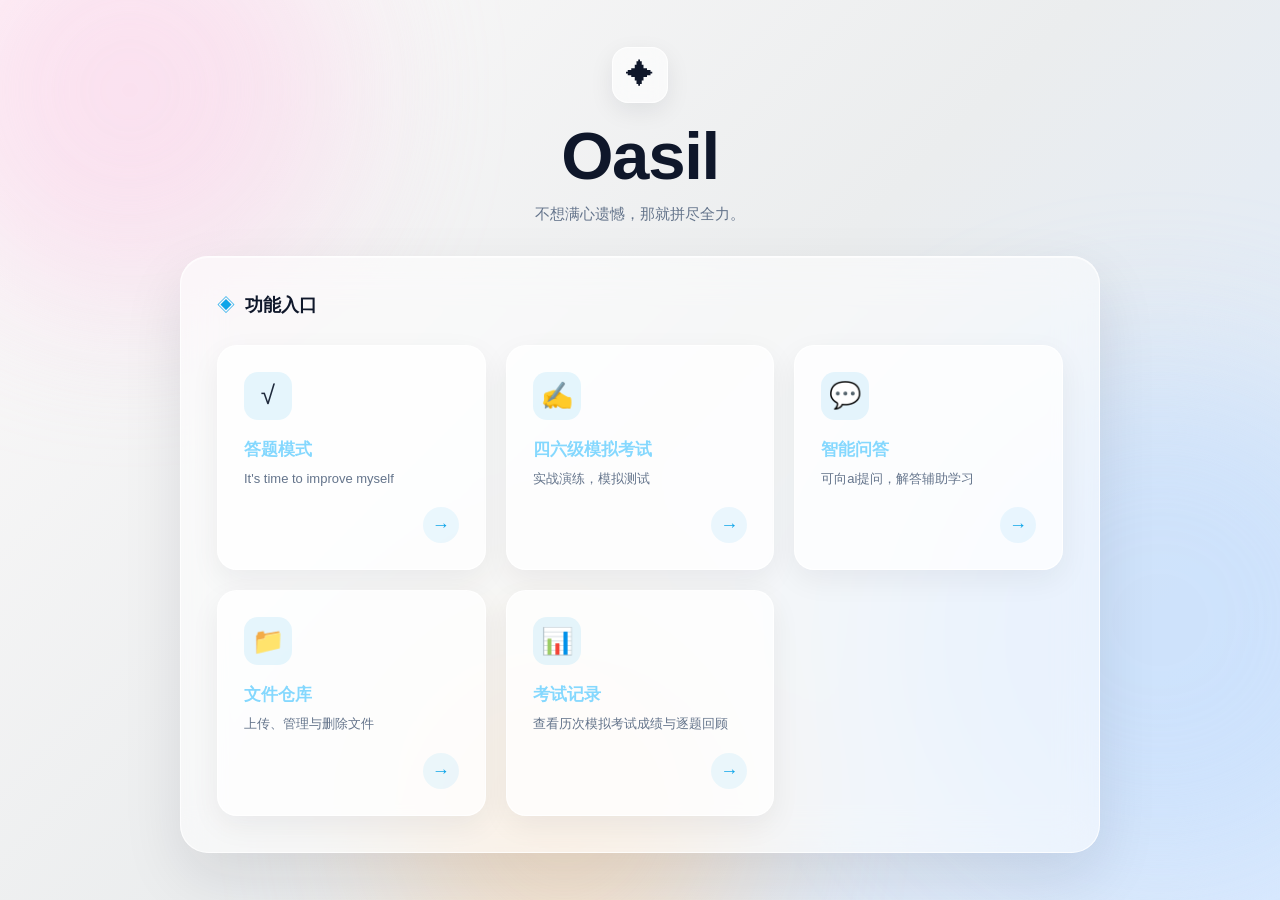
<file: oasilplatform/src/main/resources/static/menu.html>
<!DOCTYPE html>
<html lang="zh-CN">
<head>
    <meta charset="UTF-8">
    <meta name="viewport" content="width=device-width, initial-scale=1.0">
    <title>Oasil✦</title>
    <link rel="stylesheet" href="css/style.css">
</head>
<body class="menu-page">
    <div class="menu-bg" aria-hidden="true">
        <div class="blob blob-1"></div>
        <div class="blob blob-2"></div>
        <div class="blob blob-3"></div>
    </div>
    <!-- <img src="..image/whale.jpg" class="jpg-whale"> --> 
        <main class="menu-container">
        <!-- <img class="menu-pic" src="image/whale.jpg" alt="图标展示">  -->
        <header class="menu-brand">
            <div class="menu-logo" aria-hidden="true">
                ✦
            </div>
            <h1 class="menu-title-text">Oasil</h1>
            <p class="menu-subtitle">不想满心遗憾，那就拼尽全力。</p>
        </header>

        <section class="menu-panel">
            <div class="menu-panel-header">
                <span class="menu-panel-icon" aria-hidden="true">◈</span>
                <h2>功能入口</h2>
            </div>

            <div class="menu-grid">
                <a class="menu-card" href="qa.html">
                    <div class="menu-card-icon" aria-hidden="true">√</div>
                    <div class="menu-card-body">
                        <h3>答题模式</h3>
                        <p>It's time to improve myself</p>
                    </div>
                    <span class="menu-card-arrow" aria-hidden="true">→</span>
                </a>

                <a class="menu-card" href="test.html">
                    <div class="menu-card-icon" aria-hidden="true">✍</div>
                    <div class="menu-card-body">
                        <h3>四六级模拟考试</h3>
                        <p>实战演练，模拟测试</p>
                    </div>
                    <span class="menu-card-arrow" aria-hidden="true">→</span>
                </a>

                <a class="menu-card" href="index.html">
                    <div class="menu-card-icon" aria-hidden="true">💬</div>
                    <div class="menu-card-body">
                        <h3>智能问答</h3>
                        <p>可向ai提问，解答辅助学习</p>
                    </div>
                    <span class="menu-card-arrow" aria-hidden="true">→</span>
                </a>

                <a class="menu-card" href="repository.html">
                    <div class="menu-card-icon" aria-hidden="true">📁</div>
                    <div class="menu-card-body">
                        <h3>文件仓库</h3>
                        <p>上传、管理与删除文件</p>
                    </div>
                    <span class="menu-card-arrow" aria-hidden="true">→</span>
                </a>

                <a class="menu-card" href="logs.html">
                    <div class="menu-card-icon" aria-hidden="true">📊</div>
                    <div class="menu-card-body">
                        <h3>考试记录</h3>
                        <p>查看历次模拟考试成绩与逐题回顾</p>
                    </div>
                    <span class="menu-card-arrow" aria-hidden="true">→</span>
                </a>
            </div>
        </section>
    </main>


</body>
</html>
</file>
<file: oasilplatform/src/main/resources/static/css/style.css>
﻿/* ============================================================
   Spring AI 智能助手 —— 全局样式（纯 HTML 版本，无构建步骤）
   页面：index.html（智能问答）/ repository.html（文件仓库）/ logs.html（日志统计）
   ============================================================ */

/* ===== 基础 ===== */
* {
  margin: 0;
  padding: 0;
  box-sizing: border-box;
}

body {
  font-family: "Microsoft YaHei", "PingFang SC", -apple-system, BlinkMacSystemFont, sans-serif;
  /* 与 menu.html 的浅色玻璃拟态背景保持一致（页面内的深色组件继续浮在上面） */
  background: linear-gradient(135deg, #fdfbfb 0%, #ebedee 50%, #dbeafe 100%);
  color: #1e293b;
  min-height: 100vh;
}
/* body {
  position: relative;
  min-height: 100vh;
  display: flex;
  align-items: center;
  justify-content: center;
  padding: 40px 20px;
  overflow: hidden;
  background: linear-gradient(135deg, #fdfbfb 0%, #ebedee 50%, #dbeafe 100%);
  color: #1e293b;
  font-family: "Microsoft YaHei", "PingFang SC", -apple-system, BlinkMacSystemFont, sans-serif;
} */

button {
  font-family: inherit;
}

a {
  text-decoration: none;
}

/* hidden 属性必须能压过组件自己的 display（如 flex / grid），
   否则 <div class="xxx" hidden> 里 .xxx { display: flex } 会把 hidden 覆盖掉，
   元素会一直显示、并且 JS 把 hidden 设回去也无效。 */
[hidden] {
  display: none !important;
}

/* ===== 顶部栏（三个页面共用）—— 浅色玻璃拟态风格，与 menu.html 整体协调 ===== */
.app-header {
  background: rgba(255, 255, 255, 0.72);
  border-bottom: 1px solid rgba(15, 23, 42, 0.08);
  padding: 14px 24px;
  display: flex;
  align-items: center;
  justify-content: space-between;
  gap: 16px;
  flex-wrap: wrap;
  box-shadow: 0 8px 24px rgba(15, 23, 42, 0.06);
  backdrop-filter: blur(14px);
  -webkit-backdrop-filter: blur(14px);
}

.app-header .title {
  color: #0f172a;
  font-size: 16px;
  font-weight: 600;
}

.app-header .right {
  display: flex;
  align-items: center;
  gap: 10px;
}

/* 顶部导航链接按钮 —— 浅色风格（与 menu.html 浅色背景协调） */
.nav-btn {
  color: #0369a1;
  background: rgba(255, 255, 255, 0.65);
  font-size: 13px;
  border: 1px solid rgba(15, 23, 42, 0.15);
  padding: 6px 14px;
  border-radius: 6px;
  transition: all 0.2s;
}

.nav-btn:hover {
  border-color: #0ea5e9;
  color: #0c4a6e;
}

.nav-btn.active {
  background: #1d4ed8;
  border-color: #1d4ed8;
  color: #fff;
}

/* 空状态 / 表格通用 */
.empty {
  color: #64748b;
  font-size: 13px;
  padding: 28px;
  text-align: center;
}

/* ============================================================
   智能问答页（index.html）
   ============================================================ */
.chat-page {
  position: relative;
  min-height: 100vh;
  display: flex;
  flex-direction: column;
  /* 与 menu.html 一致：浅色玻璃渐变背景 */
  background: linear-gradient(135deg, #fdfbfb 0%, #ebedee 50%, #dbeafe 100%);
  color: #1e293b;
}

.chat-container {
  flex: 1;
  max-width: 860px;
  width: 100%;
  margin: 0 auto;
  padding: 24px;
  display: flex;
  flex-direction: column;
  min-height: 0;
  overflow: hidden;
}

.messages {
  flex: 1;
  overflow-y: auto;
  padding: 16px 8px;
}

.messages::-webkit-scrollbar {
  width: 6px;
}

.messages::-webkit-scrollbar-thumb {
  background: #334155;
  border-radius: 3px;
}

.msg {
  display: flex;
  margin-bottom: 20px;
}

.msg.user {
  flex-direction: row-reverse;
}

.msg .bubble {
  max-width: 75%;
  padding: 12px 16px;
  border-radius: 12px;
  font-size: 14px;
  line-height: 1.7;
  white-space: pre-wrap;
  word-break: break-word;
}

.msg.user .bubble {
  background: #1d4ed8;
  color: #fff;
  border-top-right-radius: 4px;
}

.msg.ai .bubble {
  background: #1e293b;
  color: #e2e8f0;
  border: 1px solid #334155;
  border-top-left-radius: 4px;
}

.msg.ai .bubble.loading::after {
  content: '';
  display: inline-block;
  width: 1em;
  animation: dots 1.2s steps(4) infinite;
}

@keyframes dots {
  0% { content: ''; }
  25% { content: '.'; }
  50% { content: '..'; }
  75% { content: '...'; }
}

.input-area {
  display: flex;
  gap: 12px;
  padding: 16px 8px;
  border-top: 1px solid #1e293b;
}

.input-area textarea {
  flex: 1;
  padding: 12px 14px;
  background: #1e293b;
  border: 1px solid #334155;
  border-radius: 10px;
  color: #e2e8f0;
  font-size: 14px;
  font-family: inherit;
  resize: none;
  outline: none;
  min-height: 46px;
  max-height: 120px;
  line-height: 1.5;
}

.input-area textarea:focus {
  border-color: #0d9488;
}

.send-btn {
  padding: 0 28px;
  background: linear-gradient(135deg, #0d9488, #06b6d4);
  border: none;
  border-radius: 10px;
  color: #fff;
  font-size: 15px;
  font-weight: 600;
  cursor: pointer;
  transition: opacity 0.2s;
}

.send-btn:hover {
  opacity: 0.9;
}

.send-btn:disabled {
  opacity: 0.5;
  cursor: not-allowed;
}

.welcome {
  text-align: center;
  color: #64748b;
  font-size: 13px;
  margin: 40px 0;
  line-height: 1.9;
}

/* ============================================================
   文件仓库页（repository.html）
   ============================================================ */
.repo-page {
  position: relative;
  min-height: 100vh;
  /* 与 menu.html 一致：浅色玻璃渐变背景 */
  background: linear-gradient(135deg, #fdfbfb 0%, #ebedee 50%, #dbeafe 100%);
  color: #1e293b;
  padding-bottom: 40px;
}

.container {
  max-width: 1000px;
  margin: 0 auto;
  padding: 24px;
}

.dropzone {
  background: #1e293b;
  border: 2px dashed #334155;
  border-radius: 12px;
  padding: 36px 20px;
  text-align: center;
  cursor: pointer;
  transition: all 0.2s;
}

.dropzone:hover,
.dropzone.dragging {
  border-color: #0d9488;
  background: #162033;
}

.dz-icon {
  font-size: 30px;
}

.dz-title {
  font-size: 15px;
  color: #e2e8f0;
  margin-top: 8px;
}

.dz-hint {
  font-size: 12px;
  color: #64748b;
  margin-top: 6px;
}

.hidden-input {
  display: none;
}

.uploading-list {
  margin-top: 16px;
  display: flex;
  flex-direction: column;
  gap: 8px;
}

.uploading-item {
  display: flex;
  align-items: center;
  gap: 12px;
  background: #1e293b;
  border: 1px solid #334155;
  border-radius: 8px;
  padding: 10px 14px;
}

.u-name {
  width: 220px;
  font-size: 13px;
  color: #cbd5e1;
  white-space: nowrap;
  overflow: hidden;
  text-overflow: ellipsis;
}

.u-bar {
  flex: 1;
  height: 6px;
  background: #334155;
  border-radius: 3px;
  overflow: hidden;
}

.u-fill {
  height: 100%;
  width: 0;
  background: linear-gradient(90deg, #0d9488, #06b6d4);
  border-radius: 3px;
  transition: width 0.2s;
}

.u-fill.error {
  background: #f87171;
}

.u-status {
  width: 48px;
  text-align: right;
  font-size: 12px;
  color: #34d399;
}

.u-status.error {
  color: #f87171;
}

.toolbar {
  display: flex;
  align-items: center;
  justify-content: space-between;
  margin: 24px 0 12px;
  gap: 12px;
  flex-wrap: wrap;
}

.count {
  color: #94a3b8;
  font-size: 13px;
}

.filters {
  display: flex;
  gap: 8px;
}

.search,
.select {
  background: #1e293b;
  border: 1px solid #334155;
  color: #e2e8f0;
  border-radius: 8px;
  padding: 8px 12px;
  font-size: 13px;
  outline: none;
}

.search:focus,
.select:focus {
  border-color: #0d9488;
}

.file-table {
  background: #1e293b;
  border: 1px solid #334155;
  border-radius: 10px;
  overflow: hidden;
  font-size: 13px;
}

.thead,
.trow {
  display: grid;
  grid-template-columns: 1fr 72px 90px 110px 160px 120px;
  gap: 8px;
  align-items: center;
  padding: 12px 14px;
}

.thead {
  background: #334155;
  color: #cbd5e1;
  font-weight: 600;
}

.trow {
  border-top: 1px solid #293548;
}

.trow:hover {
  background: #162033;
}

.fname {
  display: flex;
  align-items: center;
  gap: 8px;
  min-width: 0;
}

.f-icon {
  flex-shrink: 0;
}

.f-text {
  overflow: hidden;
  text-overflow: ellipsis;
  white-space: nowrap;
  color: #e2e8f0;
}

.col-size,
.col-time,
.col-owner {
  color: #94a3b8;
}

.tag {
  display: inline-block;
  padding: 2px 8px;
  border-radius: 999px;
  font-size: 11px;
  background: #334155;
  color: #cbd5e1;
}

.tag.word { background: #1d4ed8; color: #dbeafe; }
.tag.excel { background: #047857; color: #d1fae5; }
.tag.ppt { background: #b45309; color: #fef3c7; }
.tag.pdf { background: #b91c1c; color: #fee2e2; }
.tag.text { background: #475569; color: #e2e8f0; }
.tag.img { background: #7c3aed; color: #ede9fe; }
.tag.other { background: #334155; color: #cbd5e1; }

.act-btn {
  background: transparent;
  border: 1px solid #334155;
  color: #38bdf8;
  padding: 5px 12px;
  border-radius: 6px;
  font-size: 12px;
  cursor: pointer;
  margin-right: 6px;
  transition: all 0.2s;
}

.act-btn:hover {
  border-color: #38bdf8;
}

.act-btn.danger {
  color: #f87171;
}

.act-btn.danger:hover {
  border-color: #f87171;
}

/* ============================================================
   日志统计页（logs.html）
   ============================================================ */
.logs-page {
  position: relative;
  min-height: 100vh;
  /* 与 menu.html 一致：浅色玻璃渐变背景 */
  background: linear-gradient(135deg, #fdfbfb 0%, #ebedee 50%, #dbeafe 100%);
  color: #1e293b;
  padding-bottom: 40px;
}

.logs-page h2 {
  font-size: 15px;
  color: #94a3b8;
  margin: 28px 0 12px;
  font-weight: 600;
}

.stats {
  display: grid;
  grid-template-columns: repeat(auto-fit, minmax(180px, 1fr));
  gap: 14px;
}

.stat-card {
  background: #1e293b;
  border: 1px solid #334155;
  border-radius: 10px;
  padding: 18px 20px;
}

.stat-card .num {
  font-size: 28px;
  font-weight: 700;
}

.stat-card .label {
  font-size: 13px;
  color: #94a3b8;
  margin-top: 4px;
}

.stat-card.warn .num { color: #f87171; }
.stat-card.ok .num { color: #34d399; }
.stat-card.blue .num { color: #38bdf8; }
.stat-card.time .num { color: #dbeafe; }

.tab-bar {
  display: flex;
  gap: 10px;
  margin: 24px 0 4px;
}

.tab {
  padding: 8px 18px;
  background: #1e293b;
  color: #94a3b8;
  border: 1px solid #334155;
  border-radius: 8px;
  font-size: 13px;
  cursor: pointer;
  transition: all 0.2s;
}

.tab:hover {
  color: #e2e8f0;
  border-color: #38bdf8;
}

.tab.active {
  background: #1d4ed8;
  color: #fff;
  border-color: #1d4ed8;
}

.logs-page table {
  width: 100%;
  border-collapse: collapse;
  background: #1e293b;
  border-radius: 10px;
  overflow: hidden;
  font-size: 13px;
  table-layout: fixed;
}

.logs-page th {
  background: #334155;
  color: #cbd5e1;
  text-align: left;
  padding: 10px 14px;
  font-weight: 600;
}

.logs-page td {
  padding: 10px 14px;
  border-top: 1px solid #293548;
  vertical-align: top;
  word-break: break-word;
}

.logs-page td.q {
  color: #fbbf24;
}

.logs-page td.ans {
  color: #94a3b8;
  white-space: pre-wrap;
}

.logs-page .tag {
  display: inline-block;
  padding: 2px 10px;
  border-radius: 999px;
  font-size: 12px;
  background: #7f1d1d;
  color: #fecaca;
}

.logs-page .tag.ok {
  background: #064e3b;
  color: #a7f3d0;
}

/* ============================================================
   主页（menu.html）
   ============================================================ */
.menu-title .menu-text {
    font-size: clamp(2.45rem, 5.2vw, 4.35rem);
    font-weight: 800;
    color: #fff;
}

.nav-button {

    color: #38bdf8;
    font-size: 13px;
    border: 1px solid #334155;
    padding: 6px 14px;
    border-radius: 6px;
    transition: all 0.2s;
}

.nav-button:hover {
  border-color: #38bdf8;
  background-color: #fff;
}

.nav-button.active {
  background: #1d4ed8;
  border-color: #1d4ed8;
  color: #fff;
}

.jpg-whale {
  width: 200px;
  height: 200px;
  background-image: url('image/whale.jpg');
  background-size: contain;      /* 自适应大小 */
  background-repeat: no-repeat;  /* 不重复 */
  background-position: left top;
}

/* 本地仓库还没有文件时，由 js/menu-upload-hint.js 动态插入的提示 + 按钮 */
.upload-hint {
  max-width: 720px;
  margin: 48px auto;
  padding: 28px 24px;
  background: #1e293b;
  border: 1px solid #334155;
  border-radius: 12px;
  text-align: center;
}

.upload-hint-text {
  color: #94a3b8;
  font-size: 14px;
  line-height: 1.8;
}

.upload-hint-btn {
  display: inline-block;
  margin-top: 16px;
  padding: 11px 28px;
  background: linear-gradient(135deg, #0d9488, #06b6d4);
  border-radius: 8px;
  color: #fff;
  font-size: 15px;
  font-weight: 600;
  transition: opacity 0.2s;
}

.upload-hint-btn:hover {
  opacity: 0.9;
}

/* 表格列宽 */
.col-id { width: 56px; }
.col-user { width: 90px; }
.col-hits { width: 100px; }
.col-time { width: 160px; }
.col-q { width: 340px; }

/* ============================================================
   主页菜单（menu.html）—— 玻璃拟态风格
   仅作用于 body.menu-page，不影响其它页面
   ============================================================ */
.menu-page {
  position: relative;
  min-height: 100vh;
  display: flex;
  align-items: center;
  justify-content: center;
  padding: 40px 20px;
  overflow: hidden;
  background: linear-gradient(135deg, #fdfbfb 0%, #ebedee 50%, #dbeafe 100%);
  color: #1e293b;
  font-family: "Microsoft YaHei", "PingFang SC", -apple-system, BlinkMacSystemFont, sans-serif;
}

/* 背景装饰光斑 */
.menu-bg {
  position: fixed;
  inset: 0;
  z-index: 0;
  pointer-events: none;
  overflow: hidden;
}

.blob {
  position: absolute;
  border-radius: 50%;
  filter: blur(80px);
  opacity: 0.55;
}

.blob-1 {
  width: 420px;
  height: 420px;
  top: -120px;
  left: -80px;
  background: #fbcfe8;
}

.blob-2 {
  width: 520px;
  height: 520px;
  top: 40%;
  right: -140px;
  background: #bfdbfe;
}

.blob-3 {
  width: 360px;
  height: 360px;
  bottom: -100px;
  left: 30%;
  background: #fed7aa;
}

/* 内容容器 */
.menu-container {
  position: relative;
  z-index: 1;
  width: 100%;
  max-width: 920px;
  display: flex;
  flex-direction: column;
  align-items: center;
  gap: 32px;
}

/* 品牌标题区 */
.menu-brand {
  text-align: center;
}

.menu-logo {
  width: 56px;
  height: 56px;
  margin: 0 auto 16px;
  display: flex;
  align-items: center;
  justify-content: center;
  font-size: 28px;
  color: #0f172a;
  background: rgba(255, 255, 255, 0.6);
  border: 1px solid rgba(255, 255, 255, 0.8);
  border-radius: 16px;
  box-shadow: 0 8px 24px rgba(15, 23, 42, 0.08);
  backdrop-filter: blur(8px);
}

.menu-container.menu-logo.menu-pic {
  position: absolute;
  width: 10px;
  height: 10px;
  font-size: 10px;
}

.menu-title-text {
  font-size: clamp(2.8rem, 7vw, 4.2rem);
  font-weight: 800;
  letter-spacing: -0.02em;
  color: #0f172a;
  margin: 0;
  line-height: 1.1;
  text-align: center;
}

.menu-subtitle {
  position: relative;
  margin-top: 12px;
  font-size: 15px;
  color: #64748b;
  font-weight: 400;
}

/* 玻璃面板 */
.menu-panel {
  width: 100%;
  padding: 36px;
  background: rgba(255, 255, 255, 0.55);
  border: 1px solid rgba(255, 255, 255, 0.75);
  border-radius: 28px;
  box-shadow:
    0 24px 60px rgba(15, 23, 42, 0.1),
    inset 0 1px 0 rgba(255, 255, 255, 0.6);
  backdrop-filter: blur(20px);
}

.menu-panel-header {
  display: flex;
  align-items: center;
  gap: 10px;
  margin-bottom: 28px;
}

.menu-panel-icon {
  font-size: 18px;
  color: #0ea5e9;
}

.menu-panel-header h2 {
  font-size: 18px;
  font-weight: 700;
  color: #0f172a;
  margin: 0;
}

/* 入口卡片网格 */
.menu-grid {
  display: grid;
  grid-template-columns: repeat(auto-fit, minmax(220px, 1fr));
  gap: 20px;
}

.menu-card {
  display: flex;
  flex-direction: column;
  gap: 18px;
  padding: 26px;
  background: rgba(255, 255, 255, 0.75);
  border: 1px solid rgba(255, 255, 255, 0.85);
  border-radius: 20px;
  text-decoration: none;
  color: inherit;
  box-shadow: 0 10px 30px rgba(15, 23, 42, 0.06);
  transition: transform 0.25s ease, box-shadow 0.25s ease, background 0.25s ease;
  cursor: pointer;
}

.menu-card:hover {
  transform: translateY(-6px);
  background: rgba(255, 255, 255, 0.95);
  box-shadow: 0 20px 50px rgba(15, 23, 42, 0.12);
}

.menu-card-icon {
  width: 48px;
  height: 48px;
  display: flex;
  align-items: center;
  justify-content: center;
  font-size: 26px;
  background: rgba(14, 165, 233, 0.1);
  border-radius: 14px;
}

.menu-card-body h3 {
  font-size: 17px;
  font-weight: 700;
  color: #85d8fe;
  margin: 0 0 8px;
}

.menu-card-body p {
  font-size: 13px;
  line-height: 1.6;
  color: #64748b;
  margin: 0;
}

.menu-card-arrow {
  align-self: flex-end;
  width: 36px;
  height: 36px;
  display: flex;
  align-items: center;
  justify-content: center;
  font-size: 18px;
  color: #0ea5e9;
  background: rgba(14, 165, 233, 0.08);
  border-radius: 50%;
  transition: background 0.2s ease, color 0.2s ease;
}

.menu-card:hover .menu-card-arrow {
  background: #0ea5e9;
  color: #fff;
}

/* 移动端适配 */
@media (max-width: 640px) {
  .menu-page {
    padding: 24px 16px;
  }

  .menu-panel {
    padding: 24px;
    border-radius: 22px;
  }

  .menu-grid {
    grid-template-columns: 1fr;
  }
}

/* ============================================================
   练习页（qa.html）—— 沿用主页的玻璃拟态浅色风格
   ============================================================ */
.qa-page {
  position: relative;
  z-index: 1;
  min-height: 100vh;
  padding: 0 20px 130px; /* 底部给固定的题号导航留出空间 */
  background: transparent; /* 底色交给 body.qa-body，好让 .menu-bg 的光斑透出来 */
  color: #1e293b;
  font-family: "Microsoft YaHei", "PingFang SC", -apple-system, BlinkMacSystemFont, sans-serif;
}

/* 答题页的浅色底（与主页一致，且不遮挡 .menu-bg 的光斑） */
body.qa-body {
  background: linear-gradient(135deg, #fdfbfb 0%, #ebedee 50%, #dbeafe 100%);
}

.qa-header {
  position: sticky;
  top: 0;
  z-index: 20;
  max-width: 920px;
  margin: 0 auto;
  padding: 16px 20px;
  display: flex;
  align-items: center;
  justify-content: space-between;
  gap: 16px;
  flex-wrap: wrap;
  background: rgba(255, 255, 255, 0.72);
  border: 1px solid rgba(255, 255, 255, 0.85);
  border-top: none;
  border-radius: 0 0 20px 20px;
  box-shadow: 0 10px 30px rgba(15, 23, 42, 0.06);
  backdrop-filter: blur(14px);
}

.qa-header-title {
  font-size: 17px;
  font-weight: 700;
  color: #0f172a;
}

.qa-header-nav {
  display: flex;
  align-items: center;
  gap: 8px;
  flex-wrap: wrap;
}

/* 浅色底上重新给导航按钮配色（其它页面仍是深色底） */
.qa-page .nav-btn {
  color: #0369a1;
  background: rgba(255, 255, 255, 0.6);
  border-color: rgba(15, 23, 42, 0.15);
}

.qa-page .nav-btn:hover {
  border-color: #0ea5e9;
}

.qa-page .nav-btn.active {
  background: #1d4ed8;
  border-color: #1d4ed8;
  color: #fff;
}

.qa-container {
  max-width: 920px;
  margin: 0 auto;
  padding-top: 24px;
}

.qa-panel {
  padding: 26px 28px;
  background: rgba(255, 255, 255, 0.62);
  border: 1px solid rgba(255, 255, 255, 0.8);
  border-radius: 24px;
  box-shadow: 0 18px 44px rgba(15, 23, 42, 0.08), inset 0 1px 0 rgba(255, 255, 255, 0.6);
  backdrop-filter: blur(18px);
}

.qa-panel-header {
  display: flex;
  align-items: center;
  gap: 10px;
  margin-bottom: 14px;
}

.qa-panel-icon {
  font-size: 18px;
  color: #0ea5e9;
}

.qa-panel-header h2 {
  font-size: 18px;
  font-weight: 700;
}

.qa-hint {
  font-size: 14px;
  color: #475569;
  line-height: 1.9;
  margin-bottom: 18px;
}

/* ---- 选择文件 ---- */
.qa-filelist {
  display: flex;
  flex-direction: column;
  gap: 10px;
}

.qa-filecard {
  display: flex;
  align-items: center;
  gap: 14px;
  width: 100%;
  text-align: left;
  padding: 14px 18px;
  background: rgba(255, 255, 255, 0.7);
  border: 1px solid rgba(15, 23, 42, 0.08);
  border-radius: 16px;
  cursor: pointer;
  font-family: inherit;
  transition: all 0.18s ease;
}

.qa-filecard:hover {
  border-color: #0ea5e9;
  transform: translateY(-1px);
  box-shadow: 0 10px 24px rgba(14, 165, 233, 0.12);
}

.qa-filecard-icon {
  font-size: 22px;
}

.qa-filecard-body {
  flex: 1;
  min-width: 0;
  display: flex;
  flex-direction: column;
  gap: 4px;
}

.qa-filecard-name {
  font-size: 15px;
  font-weight: 600;
  color: #0f172a;
  overflow: hidden;
  text-overflow: ellipsis;
  white-space: nowrap;
}

.qa-filecard-meta {
  font-size: 12px;
  color: #64748b;
}

.qa-filecard-arrow {
  flex-shrink: 0;
  font-size: 13px;
  font-weight: 600;
  color: #0ea5e9;
}

.qa-msg {
  margin-top: 14px;
  padding: 14px 16px;
  border-radius: 14px;
  background: rgba(254, 243, 199, 0.8);
  border: 1px solid #fcd34d;
  color: #92400e;
  font-size: 13.5px;
  line-height: 1.8;
}

.qa-picker-tip {
  margin-top: 18px;
  font-size: 12.5px;
  color: #64748b;
  line-height: 1.9;
}

.qa-picker-tip code {
  padding: 1px 6px;
  border-radius: 5px;
  background: rgba(15, 23, 42, 0.06);
  font-size: 12px;
}

/* ---- 顶部信息条 ---- */
.qa-summary {
  display: flex;
  align-items: center;
  justify-content: space-between;
  gap: 16px;
  flex-wrap: wrap;
  margin-bottom: 16px;
}

.qa-filename {
  font-size: 16px;
  font-weight: 700;
  color: #0f172a;
  word-break: break-all;
}

.qa-filemeta {
  margin-top: 4px;
  font-size: 12px;
  color: #64748b;
}

.qa-toolbar {
  display: flex;
  align-items: center;
  gap: 10px;
  flex-wrap: wrap;
}

.qa-progress {
  font-size: 13px;
  font-weight: 600;
  color: #0369a1;
}

.qa-btn {
  padding: 7px 14px;
  border-radius: 8px;
  border: 1px solid rgba(15, 23, 42, 0.15);
  background: rgba(255, 255, 255, 0.8);
  color: #0f172a;
  font-size: 13px;
  font-family: inherit;
  cursor: pointer;
  transition: all 0.18s ease;
}

.qa-btn:hover {
  border-color: #0ea5e9;
  color: #0369a1;
}

.qa-warning {
  margin-bottom: 16px;
  padding: 14px 18px;
  border-radius: 14px;
  background: rgba(254, 226, 226, 0.85);
  border: 1px solid #fca5a5;
  color: #991b1b;
  font-size: 13.5px;
  line-height: 1.8;
}

/* ---- 题目卡片 ---- */
.qa-questions {
  display: flex;
  flex-direction: column;
  gap: 16px;
}

.qa-q {
  padding: 22px 26px;
  background: rgba(255, 255, 255, 0.68);
  border: 1px solid rgba(255, 255, 255, 0.8);
  border-radius: 20px;
  box-shadow: 0 12px 30px rgba(15, 23, 42, 0.06);
  backdrop-filter: blur(14px);
  scroll-margin-top: 90px;
}

.qa-q-head {
  display: flex;
  align-items: center;
  gap: 10px;
  margin-bottom: 10px;
}

.qa-q-no {
  display: inline-flex;
  align-items: center;
  justify-content: center;
  min-width: 30px;
  height: 30px;
  padding: 0 8px;
  border-radius: 10px;
  background: #0f172a;
  color: #fff;
  font-size: 14px;
  font-weight: 700;
}

.qa-tag {
  padding: 3px 10px;
  border-radius: 999px;
  font-size: 12px;
  background: rgba(15, 23, 42, 0.07);
  color: #334155;
}

.qa-tag-choice { background: rgba(29, 78, 216, 0.12); color: #1d4ed8; }
.qa-tag-multi  { background: rgba(124, 58, 237, 0.12); color: #6d28d9; }
.qa-tag-judge  { background: rgba(4, 120, 87, 0.12);  color: #047857; }
.qa-tag-blank  { background: rgba(180, 83, 9, 0.12);  color: #b45309; }
.qa-tag-short  { background: rgba(71, 85, 105, 0.12); color: #475569; }

.qa-q-stem {
  font-size: 15px;
  line-height: 1.9;
  color: #0f172a;
  white-space: pre-wrap;
  word-break: break-word;
}

.qa-q-answer {
  margin-top: 14px;
}

/* ---- 选项（选择题 / 多选题 / 判断题） ---- */
.qa-opts {
  display: flex;
  flex-direction: column;
  gap: 8px;
}

.qa-opt {
  display: flex;
  align-items: center;
  gap: 12px;
  width: 50%;
  text-align: left;
  padding: 5px 11px;
  background: rgba(255, 255, 255, 0.75);
  border: 1px solid rgba(15, 23, 42, 0.1);
  border-radius: 12px;
  cursor: pointer;
  font-family: inherit;
  font-size: 14px;
  color: #1e293b;
  transition: all 0.16s ease;
}

.qa-opt:hover {
  border-color: #0ea5e9;
  background: #fff;
}

.qa-opt.selected {
  border-color: #0ea5e9;
  background: rgba(224, 242, 254, 0.9);
  box-shadow: 0 0 0 2px rgba(14, 165, 233, 0.18);
}

.qa-opt-label {
  display: inline-flex;
  align-items: center;
  justify-content: center;
  width: 24px;
  height: 24px;
  flex-shrink: 0;
  border-radius: 50%;
  background: rgba(15, 23, 42, 0.08);
  font-size: 13px;
  font-weight: 700;
}

.qa-opt.selected .qa-opt-label {
  background: #0ea5e9;
  color: #fff;
}

.qa-opt-text {
  flex: 1;
  line-height: 1.7;
  word-break: break-word;
}

/* 判断题：把选项换成 √ / × 两个大按钮 */
.qa-opts-judge {
  flex-direction: row;
  gap: 14px;
}

.qa-opts-judge .qa-opt {
  flex: 0 0 auto;
  min-width: 120px;
  justify-content: center;
}

.qa-opts-judge .qa-opt-label {
  display: none;
}

.qa-opts-judge .qa-opt-text {
  flex: 0 0 auto;
  font-size: 26px;
  line-height: 1;
  font-weight: 700;
}

/* ---- 填空 / 简答 ---- */
.qa-blanks {
  display: flex;
  flex-direction: column;
  gap: 10px;
}

.qa-blank-row {
  display: flex;
  align-items: center;
  gap: 12px;
}

.qa-blank-tag {
  flex-shrink: 0;
  min-width: 52px;
  font-size: 12.5px;
  color: #64748b;
}

.qa-input {
  flex: 1;
  padding: 10px 14px;
  font-size: 14px;
  font-family: inherit;
  color: #0f172a;
  background: rgba(255, 255, 255, 0.85);
  border: 1px solid rgba(15, 23, 42, 0.12);
  border-radius: 10px;
  outline: none;
  transition: border-color 0.16s ease;
}

.qa-input:focus {
  border-color: #0ea5e9;
  box-shadow: 0 0 0 3px rgba(14, 165, 233, 0.14);
}

.qa-textarea {
  width: 100%;
  padding: 12px 14px;
  font-size: 14px;
  font-family: inherit;
  line-height: 1.8;
  color: #0f172a;
  background: rgba(255, 255, 255, 0.85);
  border: 1px solid rgba(15, 23, 42, 0.12);
  border-radius: 12px;
  outline: none;
  resize: vertical;
}

.qa-textarea:focus {
  border-color: #0ea5e9;
  box-shadow: 0 0 0 3px rgba(14, 165, 233, 0.14);
}

/* ---- 原文预览 ---- */
.qa-preview {
  margin-top: 20px;
}

.qa-preview summary {
  cursor: pointer;
  font-size: 13.5px;
  font-weight: 600;
  color: #0369a1;
}

.qa-preview pre {
  margin-top: 12px;
  max-height: 320px;
  overflow: auto;
  padding: 14px;
  border-radius: 12px;
  background: rgba(15, 23, 42, 0.05);
  font-size: 12.5px;
  line-height: 1.8;
  white-space: pre-wrap;
  word-break: break-word;
  color: #334155;
}

/* ---- 底部题号导航 ---- */
.qa-nav {
  position: fixed;
  left: 0;
  right: 0;
  bottom: 0;
  z-index: 30;
  padding: 10px 20px 12px;
  background: rgba(255, 255, 255, 0.82);
  border-top: 1px solid rgba(15, 23, 42, 0.08);
  box-shadow: 0 -8px 30px rgba(15, 23, 42, 0.08);
  backdrop-filter: blur(16px);
}

.qa-nav-inner {
  max-width: 920px;
  margin: 0 auto;
  display: flex;
  align-items: center;
  gap: 14px;
}

.qa-nav-center {
  flex: 1;
  min-width: 0;
}

.qa-nav-label {
  font-size: 12px;
  color: #64748b;
  margin-bottom: 6px;
}

.qa-nav-numbers {
  display: flex;
  gap: 6px;
  overflow-x: auto;
  padding-bottom: 4px;
}

.qa-nav

.qa-nav-numbers::-webkit-scrollbar {
  height: 6px;
}

.qa-nav-numbers::-webkit-scrollbar-thumb {
  background: rgba(15, 23, 42, 0.18);
  border-radius: 2px;
}

.qa-nav-no {
  flex: 0 0 auto;
  width: 32px;
  height: 32px;
  border-radius: 9px;
  border: 1px solid rgba(15, 23, 42, 0.12);
  background: rgba(255, 255, 255, 0.9);
  color: #334155;
  font-size: 13px;
  font-weight: 600;
  font-family: inherit;
  cursor: pointer;
  transition: all 0.16s ease;
}

.qa-nav-no:hover {
  border-color: #0ea5e9;
  color: #0369a1;
}

.qa-nav-no.answered {
  background: #0ea5e9;
  border-color: #0ea5e9;
  color: #fff;
}

.qa-nav-no.current {
  outline: 2px solid #0f172a;
  outline-offset: 1px;
}

.qa-nav-step {
  flex: 0 0 auto;
  padding: 9px 14px;
  border-radius: 10px;
  border: 1px solid rgba(15, 23, 42, 0.15);
  background: rgba(255, 255, 255, 0.9);
  color: #0f172a;
  font-size: 13px;
  font-family: inherit;
  cursor: pointer;
}

.qa-nav-step:hover {
  border-color: #0ea5e9;
  color: #0369a1;
}

@media (max-width: 640px) {
  .qa-opts-judge {
    flex-direction: column;
  }

  .qa-opts-judge .qa-opt {
    width: 100%;
  }

  .qa-nav-step {
    display: none;
  }
}

/* ============================================================
   四六级模拟考试页（test.html）
   ============================================================ */
.test-page {
  position: relative;
  min-height: 100vh;
  display: flex;
  flex-direction: column;
  background: linear-gradient(135deg, #fdfbfb 0%, #ebedee 50%, #dbeafe 100%);
  color: #1e293b;
}

.exam-wrap {
  position: relative;
  z-index: 1;
  width: 100%;
  max-width: 1500px;
  margin: 0 auto;
  padding: 20px 20px 120px;
}

/* ==================== 选卷 ==================== */
.exam-panel {
  max-width: 920px;
  margin: 0 auto;
  padding: 28px 30px;
  background: rgba(255, 255, 255, 0.62);
  border: 1px solid rgba(255, 255, 255, 0.8);
  border-radius: 24px;
  box-shadow: 0 18px 44px rgba(15, 23, 42, 0.08), inset 0 1px 0 rgba(255, 255, 255, 0.6);
  backdrop-filter: blur(18px);
}

.exam-panel-header {
  display: flex;
  align-items: center;
  gap: 10px;
  margin-bottom: 14px;
}

.exam-panel-icon {
  font-size: 18px;
  color: #0ea5e9;
}

.exam-panel-header h2 {
  font-size: 18px;
  font-weight: 700;
  color: #0f172a;
}

.exam-hint {
  font-size: 14px;
  color: #475569;
  line-height: 1.9;
  margin-bottom: 18px;
}

.exam-panel-back-btn {
  font-size: 14px;
  background: rgba(255, 255, 255, 0.75);
  box-shadow: rgba(15, 23, 42, 0.1);
}

.level-grid {
  display: grid;
  grid-template-columns: repeat(auto-fit, minmax(220px, 1fr));
  gap: 16px;
}

.level-card {
  display: flex;
  flex-direction: column;
  gap: 8px;
  padding: 22px 24px;
  background: rgba(255, 255, 255, 0.75);
  border: 1px solid rgba(15, 23, 42, 0.1);
  border-radius: 16px;
  cursor: pointer;
  font-family: inherit;
  text-align: left;
  transition: all 0.18s ease;
}

.level-card:hover {
  border-color: #0ea5e9;
  transform: translateY(-2px);
  box-shadow: 0 12px 28px rgba(14, 165, 233, 0.14);
}

.level-name {
  font-size: 19px;
  font-weight: 700;
  color: #0f172a;
}

.level-count {
  font-size: 13px;
  color: #64748b;
}

/* 试卷列表：一行放两个月份 */
.paper-list {
  display: grid;
  grid-template-columns: repeat(2, minmax(0, 1fr));
  gap: 16px 18px;
  margin-bottom: 18px;
}

/* 每个月份一张小卡片 */
.paper-group {
  min-width: 0;
  padding: 16px 18px;
  background: rgba(255, 255, 255, 0.6);
  border: 1px solid rgba(15, 23, 42, 0.07);
  border-radius: 16px;
  box-shadow: 0 8px 22px rgba(15, 23, 42, 0.05);
}

.paper-group-title {
  font-size: 15px;
  font-weight: 700;
  color: #0f172a;
  margin-bottom: 12px;
}

.paper-sets {
  display: flex;
  flex-wrap: wrap;
  gap: 10px;
}

.set-btn {
  padding: 11px 22px;
  border-radius: 12px;
  border: 1px solid rgba(15, 23, 42, 0.12);
  background: rgba(255, 255, 255, 0.8);
  color: #0f172a;
  font-size: 14px;
  font-weight: 600;
  font-family: inherit;
  cursor: pointer;
  transition: all 0.16s ease;
}

.set-btn:hover {
  border-color: #0ea5e9;
  color: #0369a1;
  transform: translateY(-1px);
}

.set-btn[data-no-audio]::after {
  content: ' · 无音频';
  font-size: 11px;
  color: #b45309;
  font-weight: 400;
}

.exam-msg {
  margin-top: 16px;
  padding: 14px 16px;
  border-radius: 14px;
  background: rgba(254, 243, 199, 0.8);
  border: 1px solid #fcd34d;
  color: #92400e;
  font-size: 13.5px;
  line-height: 1.8;
}

.exam-resume {
  display: flex;
  align-items: center;
  gap: 12px;
  flex-wrap: wrap;
  margin-bottom: 18px;
  padding: 14px 16px;
  border-radius: 14px;
  background: rgba(224, 242, 254, 0.8);
  border: 1px solid #7dd3fc;
  color: #0c4a6e;
  font-size: 13.5px;
}

/* ==================== 按钮 ==================== */
.exam-btn {
  padding: 10px 18px;
  border-radius: 10px;
  border: 1px solid #1d4ed8;
  background: #1d4ed8;
  color: #fff;
  font-size: 14px;
  font-weight: 600;
  font-family: inherit;
  cursor: pointer;
  transition: opacity 0.18s ease, background 0.18s ease;
}

.exam-btn:hover {
  opacity: 0.92;
}

.exam-btn.ghost {
  background: rgba(255, 255, 255, 0.8);
  border-color: rgba(15, 23, 42, 0.15);
  color: #0f172a;
}

.exam-btn.ghost:hover {
  border-color: #0ea5e9;
  color: #0369a1;
}

/* ==================== 考试区 ==================== */
.exam-stage {
  display: flex;
  flex-direction: column;
  gap: 14px;
}

.exam-topbar {
  position: sticky;
  top: 0;
  z-index: 25;
  display: flex;
  align-items: center;
  justify-content: space-between;
  gap: 16px;
  flex-wrap: wrap;
  padding: 12px 18px;
  background: rgba(255, 255, 255, 0.88);
  border: 1px solid rgba(255, 255, 255, 0.85);
  border-radius: 16px;
  box-shadow: 0 10px 30px rgba(15, 23, 42, 0.08);
  backdrop-filter: blur(14px);
}

.exam-title-wrap {
  display: flex;
  align-items: baseline;
  gap: 12px;
  flex-wrap: wrap;
  min-width: 0;
}

.exam-title {
  font-size: 16px;
  font-weight: 700;
  color: #0f172a;
  word-break: break-all;
}

.exam-paper-open {
  font-size: 12.5px;
  color: #0369a1;
  white-space: nowrap;
}

.exam-paper-open:hover {
  color: #0c4a6e;
}

.exam-topbar-right {
  display: flex;
  align-items: center;
  gap: 12px;
}

.phase-chip {
  padding: 5px 12px;
  border-radius: 999px;
  font-size: 13px;
  font-weight: 600;
  background: rgba(15, 23, 42, 0.07);
  color: #334155;
  white-space: nowrap;
}

.phase-chip.phase-writing { background: rgba(29, 78, 216, 0.12); color: #1d4ed8; }
.phase-chip.phase-listening { background: rgba(4, 120, 87, 0.12); color: #047857; }
.phase-chip.phase-reading { background: rgba(180, 83, 9, 0.12); color: #b45309; }
.phase-chip.phase-done { background: rgba(71, 85, 105, 0.12); color: #475569; }

.exam-timer {
  min-width: 108px;
  text-align: center;
  padding: 6px 14px;
  border-radius: 12px;
  background: #0f172a;
  color: #fff;
  font-size: 20px;
  font-weight: 800;
  font-variant-numeric: tabular-nums;
  letter-spacing: 1px;
}

.exam-timer.danger {
  background: #b91c1c;
  animation: examPulse 1s ease-in-out infinite;
}

@keyframes examPulse {
  50% { box-shadow: 0 0 0 5px rgba(185, 28, 28, 0.18); }
}

.exam-banner {
  padding: 13px 18px;
  border-radius: 14px;
  background: rgba(224, 242, 254, 0.85);
  border: 1px solid #7dd3fc;
  color: #0c4a6e;
  font-size: 13.5px;
  line-height: 1.7;
}

.exam-notice {
  padding: 13px 18px;
  border-radius: 14px;
  background: rgba(254, 243, 199, 0.85);
  border: 1px solid #fcd34d;
  color: #92400e;
  font-size: 13.5px;
  line-height: 1.7;
}

.exam-loading {
  padding: 40px 20px;
  text-align: center;
  color: #64748b;
  font-size: 14px;
}

/* ==================== 两栏（左题右答 / 左文右答） ==================== */
.exam-split {
  display: grid;
  grid-template-columns: minmax(0, 1fr) minmax(0, 1fr);
  gap: 16px;
  align-items: start;
}

/* 上下布局（写作 / 翻译：上面题目、下面答题） */
.exam-stack {
  display: flex;
  flex-direction: column;
  gap: 16px;
}

.exam-stack .split-col {
  min-width: 0;
}

/* 阅读：左右两栏等高，内容过长时各自内部滚动 */
.read-row {
  align-items: stretch;
  height: min(72vh, 760px);
}

.read-row .split-col {
  display: flex;
  flex-direction: column;
  height: 100%;
  min-height: 0;
  overflow: hidden;
}

.read-row .panel-scroll {
  flex: 1;
  min-height: 0;
  overflow-y: auto;
  padding-right: 8px;
}

.read-row .panel-scroll::-webkit-scrollbar {
  width: 7px;
}

.read-row .panel-scroll::-webkit-scrollbar-thumb {
  background: rgba(15, 23, 42, 0.18);
  border-radius: 3px;
}

/* 选词填空答题区：两列，左列 5 个、右列 5 个 */
.bank-grid {
  display: grid;
  grid-template-columns: 1fr 1fr;
  grid-auto-flow: column;
  grid-template-rows: repeat(5, auto);
  gap: 8px 12px;
}

.bank-grid .qbox {
  padding: 6px 0;
  border-top: none;
}

.split-col {
  min-width: 0;
  padding: 18px 20px;
  background: rgba(255, 255, 255, 0.66);
  border: 1px solid rgba(255, 255, 255, 0.85);
  border-radius: 18px;
  box-shadow: 0 14px 36px rgba(15, 23, 42, 0.07), inset 0 1px 0 rgba(255, 255, 255, 0.6);
  backdrop-filter: blur(16px);
}

.split-title {
  font-size: 15px;
  font-weight: 700;
  color: #0f172a;
  margin-bottom: 12px;
}

.split-fallback {
  padding: 14px 16px;
  border-radius: 12px;
  background: rgba(254, 226, 226, 0.7);
  border: 1px solid #fca5a5;
  color: #991b1b;
  font-size: 13px;
  line-height: 1.8;
}

.paper-text {
  font-size: 14.5px;
  line-height: 1.95;
  color: #1e293b;
  white-space: pre-wrap;
  word-break: break-word;
}

.paper-text.scrollable {
  max-height: 70vh;
  overflow-y: auto;
  padding-right: 8px;
}

.paper-text.scrollable::-webkit-scrollbar,
.pdf-answer::-webkit-scrollbar {
  width: 7px;
}

.paper-text.scrollable::-webkit-scrollbar-thumb,
.pdf-answer::-webkit-scrollbar-thumb {
  background: rgba(15, 23, 42, 0.18);
  border-radius: 3px;
}

.paper-directions {
  font-size: 12.5px;
  color: #64748b;
  line-height: 1.8;
  margin-bottom: 12px;
}

/* ==================== 听力 ==================== */
.audio-bar {
  position: sticky;
  top: 64px;
  z-index: 20;
  display: flex;
  align-items: center;
  gap: 14px;
  flex-wrap: wrap;
  padding: 12px 16px;
  margin-bottom: 14px;
  background: rgba(255, 255, 255, 0.9);
  border: 1px solid rgba(255, 255, 255, 0.85);
  border-radius: 16px;
  box-shadow: 0 10px 30px rgba(15, 23, 42, 0.08);
  backdrop-filter: blur(14px);
}

.audio-player {
  flex: 1;
  min-width: 260px;
  height: 40px;
}

.audio-hint {
  font-size: 12.5px;
  color: #92400e;
}

.listen-body {
  display: flex;
  flex-direction: column;
  gap: 14px;
}

.listen-section,
.read-section {
  padding: 20px 22px;
  background: rgba(255, 255, 255, 0.66);
  border: 1px solid rgba(255, 255, 255, 0.85);
  border-radius: 18px;
  box-shadow: 0 14px 36px rgba(15, 23, 42, 0.07), inset 0 1px 0 rgba(255, 255, 255, 0.6);
  backdrop-filter: blur(16px);
  scroll-margin-top: 130px;
}

.listen-head,
.read-head {
  font-size: 16px;
  font-weight: 700;
  color: #0f172a;
  margin-bottom: 10px;
}

.listen-group {
  margin: 16px 0 10px;
  padding: 8px 12px;
  border-left: 3px solid #0ea5e9;
  background: rgba(224, 242, 254, 0.6);
  border-radius: 0 10px 10px 0;
  font-size: 13px;
  color: #0c4a6e;
}

/* ==================== 题目 ==================== */
.qbox {
  padding: 12px 0;
  border-top: 1px dashed rgba(15, 23, 42, 0.1);
}

.qbox:first-of-type {
  border-top: none;
}

.qhead {
  display: flex;
  align-items: baseline;
  gap: 10px;
  margin-bottom: 8px;
}

.qno {
  flex: 0 0 auto;
  min-width: 28px;
  font-size: 14px;
  font-weight: 800;
  color: #0ea5e9;
}

.qstem {
  font-size: 14.5px;
  line-height: 1.85;
  color: #0f172a;
  word-break: break-word;
}

.qopts {
  display: flex;
  flex-direction: column;
  gap: 6px;
}

.opt-btn {
  display: flex;
  align-items: flex-start;
  gap: 10px;
  width: 100%;
  text-align: left;
  padding: 7px 12px;
  background: rgba(255, 255, 255, 0.8);
  border: 1px solid rgba(15, 23, 42, 0.1);
  border-radius: 10px;
  cursor: pointer;
  font-family: inherit;
  font-size: 14px;
  color: #1e293b;
  transition: all 0.14s ease;
}

.opt-btn:hover:not(:disabled) {
  border-color: #0ea5e9;
  background: rgba(224, 242, 254, 0.95);
}

.opt-btn.selected {
  border-color: #0ea5e9;
  background: rgba(224, 242, 254, 0.95);
  box-shadow: 0 0 0 2px rgba(14, 165, 233, 0.18);
}

.opt-btn.selected :hover {
  border-color: #0ea5e9;
  background: rgba(224, 242, 254, 0.95);
}

.opt-btn:disabled {
  opacity: 0.55;
  cursor: not-allowed;
}

.opt-label {
  flex: 0 0 auto;
  display: inline-flex;
  align-items: center;
  justify-content: center;
  width: 22px;
  height: 22px;
  border-radius: 50%;
  background: rgba(15, 23, 42, 0.08);
  font-size: 12px;
  font-weight: 700;
}

.opt-btn.selected .opt-label {
  background: #0ea5e9;
  color: #fff;
}

.opt-text {
  flex: 1;
  line-height: 1.8;
  word-break: break-word;
}

.qletter-row {
  display: flex;
  align-items: center;
  gap: 10px;
}

.ans-letter {
  width: 46px;
  padding: 6px 4px;
  text-align: center;
  text-transform: uppercase;
  font-size: 14px;
  font-weight: 700;
  font-family: inherit;
  color: #0f172a;
  background: rgba(255, 255, 255, 0.9);
  border: 1px solid rgba(15, 23, 42, 0.14);
  border-radius: 8px;
  outline: none;
}

.ans-letter:focus {
  border-color: #0ea5e9;
  box-shadow: 0 0 0 3px rgba(14, 165, 233, 0.14);
}

.ans-letter:disabled {
  background: rgba(15, 23, 42, 0.04);
  color: #64748b;
  cursor: not-allowed;
}

.letter-tip {
  font-size: 12.5px;
  color: #64748b;
  margin-bottom: 8px;
}

/* ==================== 阅读 ==================== */
#readingBody {
  display: flex;
  flex-direction: column;
  gap: 16px;
  margin-bottom: 16px;
}

.read-block-title {
  font-size: 14px;
  font-weight: 700;
  color: #0f172a;
  margin-bottom: 10px;
}

.read-row {
  margin-top: 12px;
}

.word-bank {
  display: grid;
  grid-template-columns: repeat(auto-fill, minmax(140px, 1fr));
  gap: 6px;
  margin-bottom: 14px;
  padding: 12px;
  background: rgba(224, 242, 254, 0.55);
  border: 1px solid #bae6fd;
  border-radius: 12px;
}

.word-item {
  font-size: 13px;
  color: #0c4a6e;
}

/* ==================== 写作 / 翻译输入 ==================== */
.sheet-textarea {
  width: 100%;
  padding: 12px 14px;
  font-size: 14px;
  font-family: inherit;
  line-height: 1.9;
  color: #0f172a;
  background: rgba(255, 255, 255, 0.9);
  border: 1px solid rgba(15, 23, 42, 0.12);
  border-radius: 12px;
  outline: none;
  resize: vertical;
}

.sheet-textarea.tall {
  min-height: 46vh;
}

.sheet-textarea:focus {
  border-color: #0ea5e9;
  box-shadow: 0 0 0 3px rgba(14, 165, 233, 0.14);
}

.sheet-textarea:disabled {
  background: rgba(15, 23, 42, 0.04);
  color: #64748b;
  cursor: not-allowed;
}

.sheet-tag {
  padding: 2px 10px;
  border-radius: 999px;
  font-size: 12px;
  font-weight: 600;
  background: rgba(14, 165, 233, 0.12);
  color: #0369a1;
}

.sheet-meta {
  margin-top: 8px;
  font-size: 12px;
  color: #64748b;
}

/* ==================== PDF 兜底模式 ==================== */
.exam-pdf {
  display: block;
  width: 100%;
  height: 74vh;
  border: 1px solid rgba(15, 23, 42, 0.1);
  border-radius: 12px;
  background: #e2e8f0;
}

.pdf-answer {
  max-height: 74vh;
  overflow-y: auto;
  padding-right: 8px;
}

.pdf-answer-block {
  margin-bottom: 16px;
}

/* ==================== 底部导航 ==================== */
.exam-bottomnav {
  position: fixed;
  left: 0;
  right: 0;
  bottom: 0;
  z-index: 30;
  padding: 10px 20px 12px;
  background: rgba(255, 255, 255, 0.9);
  border-top: 1px solid rgba(15, 23, 42, 0.08);
  box-shadow: 0 -8px 30px rgba(15, 23, 42, 0.08);
  backdrop-filter: blur(16px);
  display: flex;
  justify-content: center;
  gap: 12px;
  flex-wrap: wrap;
}

.exam-jump {
  padding: 11px 20px;
  border-radius: 10px;
  border: 1px solid rgba(15, 23, 42, 0.15);
  background: rgba(255, 255, 255, 0.95);
  color: #0f172a;
  font-size: 13.5px;
  font-weight: 600;
  font-family: inherit;
  cursor: pointer;
  transition: all 0.16s ease;
}

.exam-jump:hover {
  border-color: #0ea5e9;
  color: #0369a1;
}

.exam-jump.active {
  background: #1d4ed8;
  border-color: #1d4ed8;
  color: #fff;
}

.exam-jump.primary {
  background: #0f172a;
  border-color: #0f172a;
  color: #fff;
}

.exam-jump.primary:hover {
  color: #fff;
  opacity: 0.9;
}

/* ==================== 交卷弹窗 ==================== */
.exam-modal {
  position: fixed;
  inset: 0;
  z-index: 60;
  display: flex;
  align-items: center;
  justify-content: center;
  padding: 20px;
  background: rgba(15, 23, 42, 0.45);
  backdrop-filter: blur(4px);
}

.exam-modal-card {
  width: 100%;
  max-width: 440px;
  padding: 30px 32px;
  background: #fff;
  border-radius: 22px;
  box-shadow: 0 30px 80px rgba(15, 23, 42, 0.3);
  text-align: center;
}

.exam-modal-title {
  font-size: 20px;
  font-weight: 800;
  color: #0f172a;
  margin-bottom: 12px;
}

.exam-modal-text {
  font-size: 14px;
  color: #475569;
  line-height: 1.8;
  margin-bottom: 22px;
}

.exam-modal-actions {
  display: flex;
  justify-content: center;
  gap: 12px;
  flex-wrap: wrap;
}

/* ==================== 响应式 ==================== */
@media (max-width: 980px) {
  .exam-split {
    grid-template-columns: 1fr;
  }

  /* 窄屏下阅读两栏改为上下堆叠，取消固定高度与内部滚动 */
  .read-row {
    height: auto;
  }

  .read-row .split-col {
    height: auto;
    overflow: visible;
  }

  .read-row .panel-scroll {
    overflow: visible;
    max-height: none;
  }

  .paper-text.scrollable,
  .pdf-answer {
    max-height: none;
    overflow: visible;
  }

  .exam-pdf {
    height: 60vh;
  }

  .sheet-textarea.tall {
    min-height: 32vh;
  }
}

@media (max-width: 640px) {
  .exam-wrap {
    padding: 14px 12px 120px;
  }

  /* 窄屏下试卷列表改为一行一个月份 */
  .paper-list {
    grid-template-columns: 1fr;
  }

  .paper-group {
    padding: 14px 14px;
  }

  .exam-panel,
  .split-col,
  .listen-section,
  .read-section {
    padding: 18px 16px;
  }

  .exam-timer {
    min-width: 92px;
    font-size: 17px;
  }

  .exam-topbar {
    padding: 10px 14px;
  }

  .audio-bar {
    top: 56px;
  }

  .exam-jump {
    padding: 9px 12px;
    font-size: 12.5px;
  }
}


/* ============================================================
   批改回顾 / 考试记录（exam-review.js、logs.html）
   ============================================================ */
#stageReview,
#reviewRoot {
  display: block;
}

/* ---- 成绩头部 ---- */
.rv-head {
  padding: 20px 24px;
  margin-bottom: 16px;
  background: rgba(255, 255, 255, 0.72);
  border: 1px solid rgba(255, 255, 255, 0.85);
  border-radius: 20px;
  box-shadow: 0 14px 36px rgba(15, 23, 42, 0.07);
  backdrop-filter: blur(16px);
}

.rv-title {
  font-size: 18px;
  font-weight: 800;
  color: #0f172a;
  margin-bottom: 14px;
  word-break: break-all;
}

.rv-summary {
  display: grid;
  grid-template-columns: repeat(auto-fit, minmax(140px, 1fr));
  gap: 12px;
}

.rv-chip {
  padding: 12px 16px;
  border-radius: 14px;
  background: rgba(255, 255, 255, 0.85);
  border: 1px solid rgba(15, 23, 42, 0.08);
  text-align: center;
}

.rv-chip-num {
  display: block;
  font-size: 20px;
  font-weight: 800;
  color: #0f172a;
  word-break: break-all;
}

.rv-chip-label {
  display: block;
  margin-top: 4px;
  font-size: 12px;
  color: #64748b;
}

.rv-chip.blue .rv-chip-num { color: #0369a1; }
.rv-chip.ok .rv-chip-num { color: #047857; }
.rv-chip.warn .rv-chip-num { color: #b45309; }

.rv-meta {
  display: flex;
  align-items: center;
  gap: 12px;
  flex-wrap: wrap;
  margin-top: 14px;
}

.rv-warn {
  padding: 10px 14px;
  border-radius: 12px;
  background: rgba(254, 243, 199, 0.85);
  border: 1px solid #fcd34d;
  color: #92400e;
  font-size: 13px;
  line-height: 1.7;
}

/* ---- 分页 ---- */
.rv-tabs {
  display: flex;
  gap: 8px;
  flex-wrap: wrap;
  margin-bottom: 14px;
}

.rv-tab {
  padding: 9px 18px;
  border-radius: 10px;
  border: 1px solid rgba(15, 23, 42, 0.12);
  background: rgba(255, 255, 255, 0.85);
  color: #0f172a;
  font-size: 13.5px;
  font-weight: 600;
  font-family: inherit;
  cursor: pointer;
  transition: all 0.16s ease;
}

.rv-tab:hover {
  border-color: #0ea5e9;
  color: #0369a1;
}

.rv-tab.active {
  background: #1d4ed8;
  border-color: #1d4ed8;
  color: #fff;
}

/* ---- 左文右答 ---- */
.rv-row {
  margin-bottom: 16px;
}

/* Writing / Listening / Reading 的左右两栏等高，内容过长各自滚动 */
.rv-equal {
  align-items: stretch;
  height: min(70vh, 720px);
}

.rv-equal .split-col {
  display: flex;
  flex-direction: column;
  height: 100%;
  min-height: 0;
  overflow: hidden;
}

.rv-equal .panel-scroll {
  flex: 1;
  min-height: 0;
  overflow-y: auto;
  padding-right: 8px;
}

.rv-equal .panel-scroll::-webkit-scrollbar {
  width: 7px;
}

.rv-equal .panel-scroll::-webkit-scrollbar-thumb {
  background: rgba(15, 23, 42, 0.18);
  border-radius: 3px;
}

/* 翻译页下方通栏展示框 */
.rv-full {
  margin-top: 16px;
}

/* 听力 Section A / B / C 切换 */
.rv-subtabs {
  display: flex;
  gap: 8px;
  flex-wrap: wrap;
  margin-bottom: 12px;
}

.rv-subtab {
  padding: 8px 18px;
  border-radius: 10px;
  border: 1px solid rgba(15, 23, 42, 0.12);
  background: rgba(255, 255, 255, 0.85);
  color: #0f172a;
  font-size: 13px;
  font-weight: 600;
  font-family: inherit;
  cursor: pointer;
  transition: all 0.16s ease;
}

.rv-subtab:hover {
  border-color: #0ea5e9;
  color: #0369a1;
}

.rv-subtab.active {
  background: #0ea5e9;
  border-color: #0ea5e9;
  color: #fff;
}

.rv-panel-title {
  font-size: 14px;
  font-weight: 700;
  color: #0f172a;
  margin: 14px 0 8px;
}

.rv-panel-title:first-child {
  margin-top: 0;
}

.rv-left .paper-text,
.rv-right .paper-text {
  font-size: 14px;
  line-height: 1.95;
}

.rv-article,
.rv-script {
  max-height: 72vh;
  overflow-y: auto;
  padding-right: 8px;
}

/* ---- 逐段原文 + 译文 ---- */
.rv-para {
  padding: 12px 0;
  border-top: 1px dashed rgba(15, 23, 42, 0.1);
}

.rv-para:first-child {
  border-top: none;
}

.rv-para-no {
  font-size: 11.5px;
  font-weight: 700;
  color: #94a3b8;
  margin-bottom: 6px;
}

.rv-para-en {
  margin: 0;
  color: #0f172a;
  line-height: 1.95;
  white-space: pre-wrap;
}

.rv-para-zh {
  margin: 8px 0 0;
  padding-left: 12px;
  border-left: 3px solid #bae6fd;
  color: #334155;
  line-height: 1.95;
  white-space: pre-wrap;
}

/* ---- 题目与解析 ---- */
.rv-q {
  padding: 14px 0;
  border-top: 1px dashed rgba(15, 23, 42, 0.1);
}

.rv-q:first-of-type {
  border-top: none;
}

.rv-q-head {
  display: flex;
  align-items: baseline;
  gap: 10px;
  flex-wrap: wrap;
  margin-bottom: 8px;
}

.rv-q-no {
  flex: 0 0 auto;
  min-width: 30px;
  font-size: 14px;
  font-weight: 800;
  color: #0ea5e9;
}

.rv-q-stem {
  flex: 1;
  min-width: 0;
  font-size: 14.5px;
  line-height: 1.85;
  color: #0f172a;
}

.rv-q-tag {
  flex: 0 0 auto;
  padding: 2px 10px;
  border-radius: 999px;
  font-size: 12px;
  font-weight: 700;
}

.rv-q-tag.ok { background: rgba(4, 120, 87, 0.12); color: #047857; }
.rv-q-tag.bad { background: rgba(185, 28, 28, 0.12); color: #b91c1c; }

.rv-opts {
  display: flex;
  flex-direction: column;
  gap: 5px;
  margin-bottom: 8px;
}

.rv-opt {
  display: flex;
  gap: 10px;
  padding: 6px 12px;
  border-radius: 10px;
  background: rgba(255, 255, 255, 0.75);
  border: 1px solid rgba(15, 23, 42, 0.08);
  font-size: 13.5px;
  line-height: 1.8;
}

.rv-opt.right {
  border-color: #34d399;
  background: rgba(209, 250, 229, 0.75);
}

.rv-opt.wrong {
  border-color: #fca5a5;
  background: rgba(254, 226, 226, 0.75);
}

.rv-opt-label {
  flex: 0 0 auto;
  font-weight: 700;
  color: #475569;
}

.rv-opt-text {
  flex: 1;
  color: #1e293b;
}

.rv-answer {
  font-size: 13.5px;
  margin-bottom: 8px;
}

.rv-answer-key {
  color: #64748b;
}

.rv-mine-false{
  font-weight: 800;
  color: #b91c1c;
}

.rv-mine-correct{
  font-weight: 800;
  color: #047857;
}

.rv-none {
  font-weight: 700;
  color: #94a3b8;
}

.rv-correct {
  font-weight: 800;
  color: #047857;
}

.rv-exp-title {
  display: inline-block;
  padding: 2px 10px;
  margin-bottom: 6px;
  border-radius: 999px;
  font-size: 11.5px;
  font-weight: 700;
  background: rgba(29, 78, 216, 0.1);
  color: #1d4ed8;
}

.rv-exp {
  padding: 12px 14px;
  border-radius: 12px;
  background: rgba(241, 245, 249, 0.9);
  border: 1px solid rgba(15, 23, 42, 0.07);
  font-size: 13px;
  line-height: 1.95;
  color: #334155;
  white-space: pre-wrap;
  word-break: break-word;
}

.rv-mine-box {
  padding: 14px 16px;
  border-radius: 12px;
  background: rgba(255, 255, 255, 0.9);
  border: 1px solid rgba(15, 23, 42, 0.1);
  font-size: 14px;
  line-height: 1.95;
  color: #1e293b;
  white-space: pre-wrap;
  word-break: break-word;
}

/* ---- 考试记录列表 ---- */
.record-list {
  display: flex;
  flex-direction: column;
  gap: 12px;
  margin-top: 12px;
}

.rec-card {
  display: flex;
  align-items: center;
  justify-content: space-between;
  gap: 18px;
  flex-wrap: wrap;
  padding: 18px 22px;
  background: rgba(255, 255, 255, 0.72);
  border: 1px solid rgba(255, 255, 255, 0.85);
  border-radius: 18px;
  box-shadow: 0 12px 30px rgba(15, 23, 42, 0.06);
  backdrop-filter: blur(14px);
}

.rec-main {
  flex: 1;
  min-width: 0;
}

.rec-title {
  font-size: 15.5px;
  font-weight: 700;
  color: #0f172a;
  margin-bottom: 8px;
  word-break: break-all;
}

.rec-meta {
  display: flex;
  gap: 16px;
  flex-wrap: wrap;
  font-size: 12.5px;
  color: #64748b;
}

.rec-tag.warn {
  padding: 1px 10px;
  border-radius: 999px;
  background: rgba(254, 243, 199, 0.9);
  color: #92400e;
}

.rec-side {
  display: flex;
  align-items: center;
  gap: 12px;
}

.rec-rate {
  text-align: center;
  padding: 6px 16px;
  border-radius: 12px;
  background: rgba(224, 242, 254, 0.8);
}

.rec-rate-num {
  display: block;
  font-size: 19px;
  font-weight: 800;
  color: #0369a1;
}

.rec-rate-label {
  display: block;
  font-size: 11px;
  color: #64748b;
}

@media (max-width: 980px) {
  .rv-article,
  .rv-script {
    max-height: none;
    overflow: visible;
  }

  /* 窄屏下取消固定高度与内部滚动，改为上下堆叠 */
  .rv-equal {
    height: auto;
  }

  .rv-equal .split-col {
    height: auto;
    overflow: visible;
  }

  .rv-equal .panel-scroll {
    overflow: visible;
    max-height: none;
  }

  .rec-side {
    width: 100%;
    justify-content: space-between;
  }
}

/* 题目 / 选项的中文翻译块（放在每题解析上方） */
.rv-trans {
  margin: 8px 0;
  padding: 10px 14px;
  border-radius: 12px;
  background: rgba(241, 245, 249, 0.85);
  border: 1px dashed rgba(15, 23, 42, 0.14);
}

.rv-trans-title {
  font-size: 11.5px;
  font-weight: 700;
  color: #0369a1;
  margin-bottom: 6px;
}

.rv-trans-stem {
  font-size: 13.5px;
  line-height: 1.9;
  color: #1e293b;
  margin-bottom: 4px;
}

.rv-trans-opt {
  font-size: 13px;
  line-height: 1.85;
  color: #475569;
}

/* 通栏文本（干扰项说明 / 翻译下方大框） */
.rv-wide {
  line-height: 1.95;
}

/* 解析原文里的下划线与高亮标记 */
.rv-script u,
.rv-para-zh u,
.paper-text u,
.rv-exp u {
  text-decoration: underline;
  text-decoration-color: #ef4444;
  text-underline-offset: 3px;
}

.rv-script mark,
.rv-para-zh mark,
.paper-text mark,
.rv-exp mark {
  background: rgba(250, 204, 21, 0.45);
  color: inherit;
  border-radius: 3px;
  padding: 0 2px;
}
</file>
